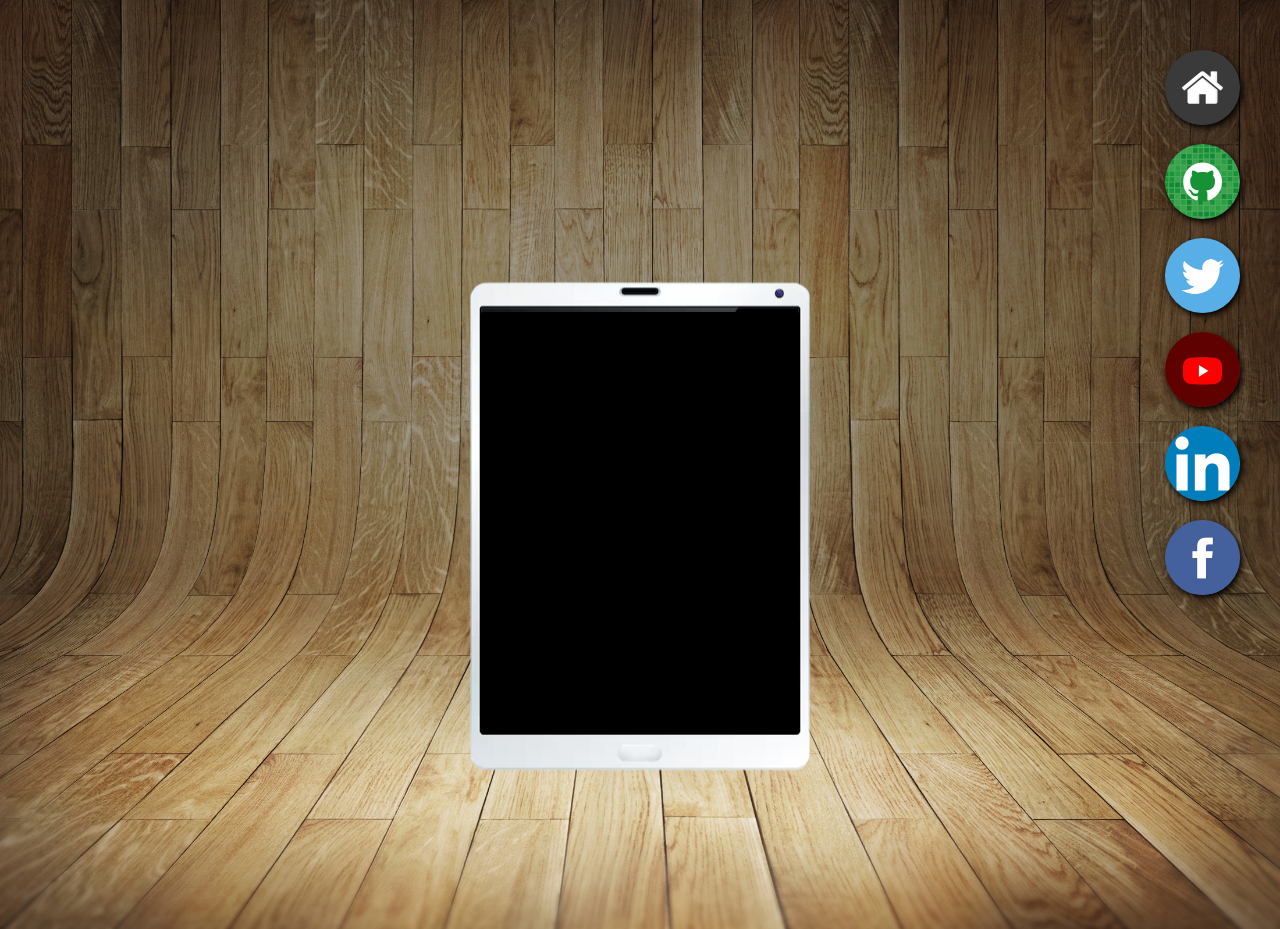
<file: index.html>
<!DOCTYPE html>
<html lang="pt-br">
<head>
    <meta charset="UTF-8">
    <meta name="viewport" content="width=device-width, initial-scale=1.0">
    <title>Menu</title>
    <link rel="shortcut icon" href="favicon.ico" type="image/x-icon">
    <link rel="stylesheet" href="Estilo.css">
</head>
<body>
    <nav>
        <a href="Paginas/Home.html" target="frame"><img src="imagens/logo-home.jpg" alt="Menu Principal"></a> <br>
        
        <a href="Paginas/Github.html" target="frame"><img src="imagens/logo-github.jpg" alt="Github"></a> <br>
        
        <a href="Paginas/Twitter.html" target="frame"><img src="imagens/logo-twitter.jpg" alt="Twitter"></a> <br>
        
        <a href="Paginas/Youtube.html" target="frame"><img src="imagens/logo-youtube.jpg" alt="Youtube"></a> <br>
        
        <a href="Paginas/Linkedin.html" target="frame"><img src="imagens/LogoLinkedin.png" alt="Linkedin"></a> <br>
        
        <a href="Paginas/Facebook.html" target="frame"><img src="imagens/logo-facebook.jpg" alt="Facebook"></a> <br>
    </nav>
    <main>
        <section>
            <img src="imagens/Tablet.png" alt="Imagem de iphone">
            <iframe src="" frameborder="0" name="frame"></iframe>
        </section>
        
    </main>
    
</body>
</html>
</file>
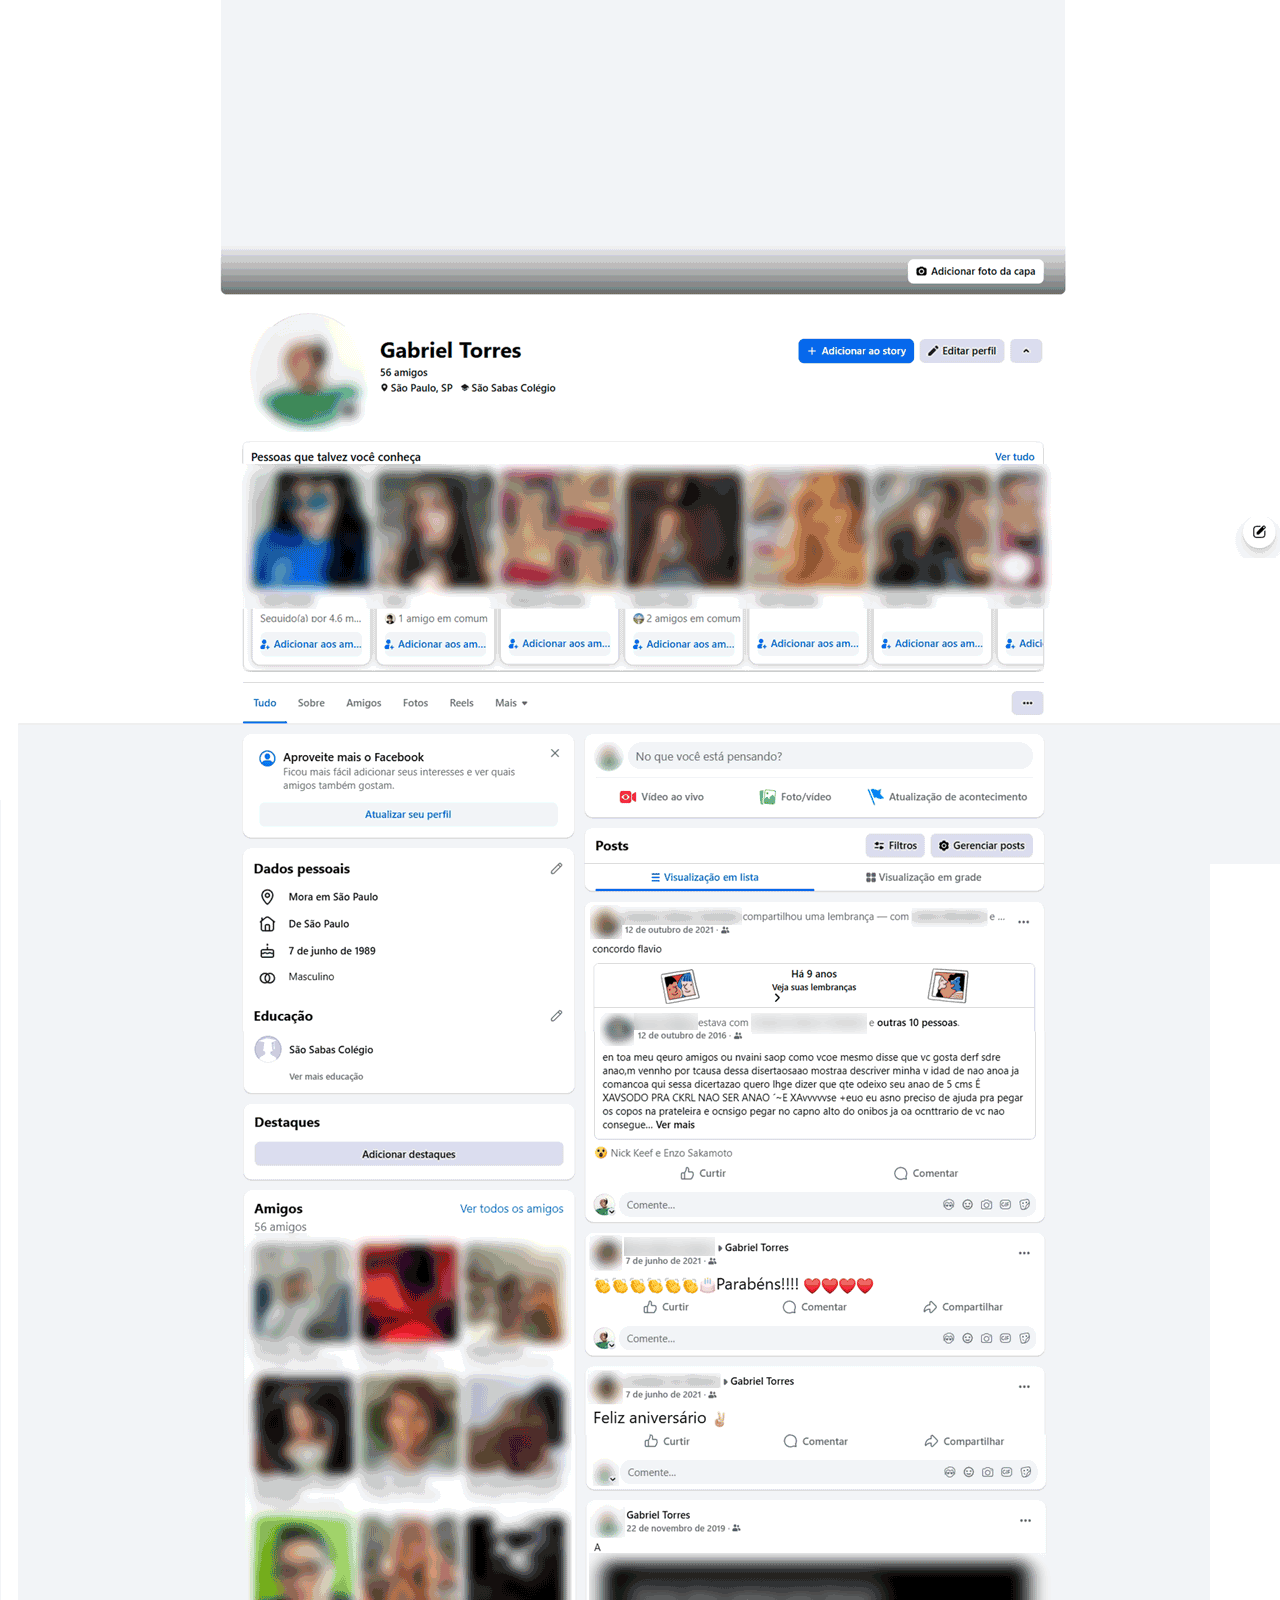
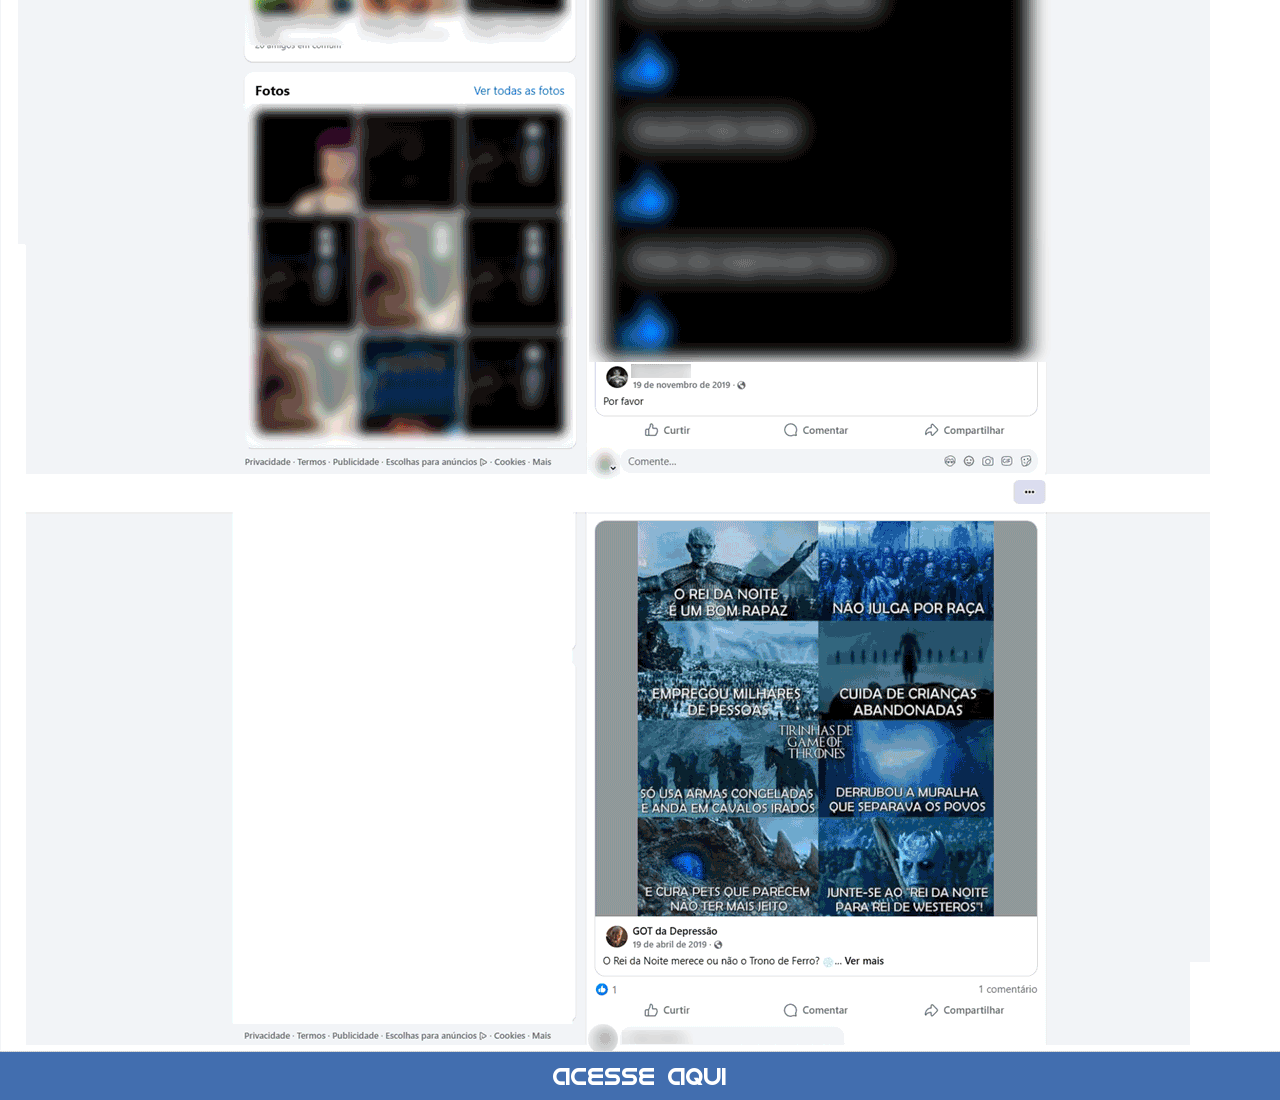
<file: Paginas/Facebook.html>
<!DOCTYPE html>
<html lang="pt-br">
<head>
    <meta charset="UTF-8">
    <meta name="viewport" content="width=device-width, initial-scale=1.0">
    <title>Facebook</title>
    <link rel="stylesheet" href="socialFont.css">
</head>
<body>
    <img src="../imagens/TelaFacebook.png" alt="Facebook">
    <a href="https://www.facebook.com/gabriel.torres.530117/" target="_blank" rel="external">
        <h2>Acesse aqui</h2>
    </a>
    
</body>
</html>
</file>
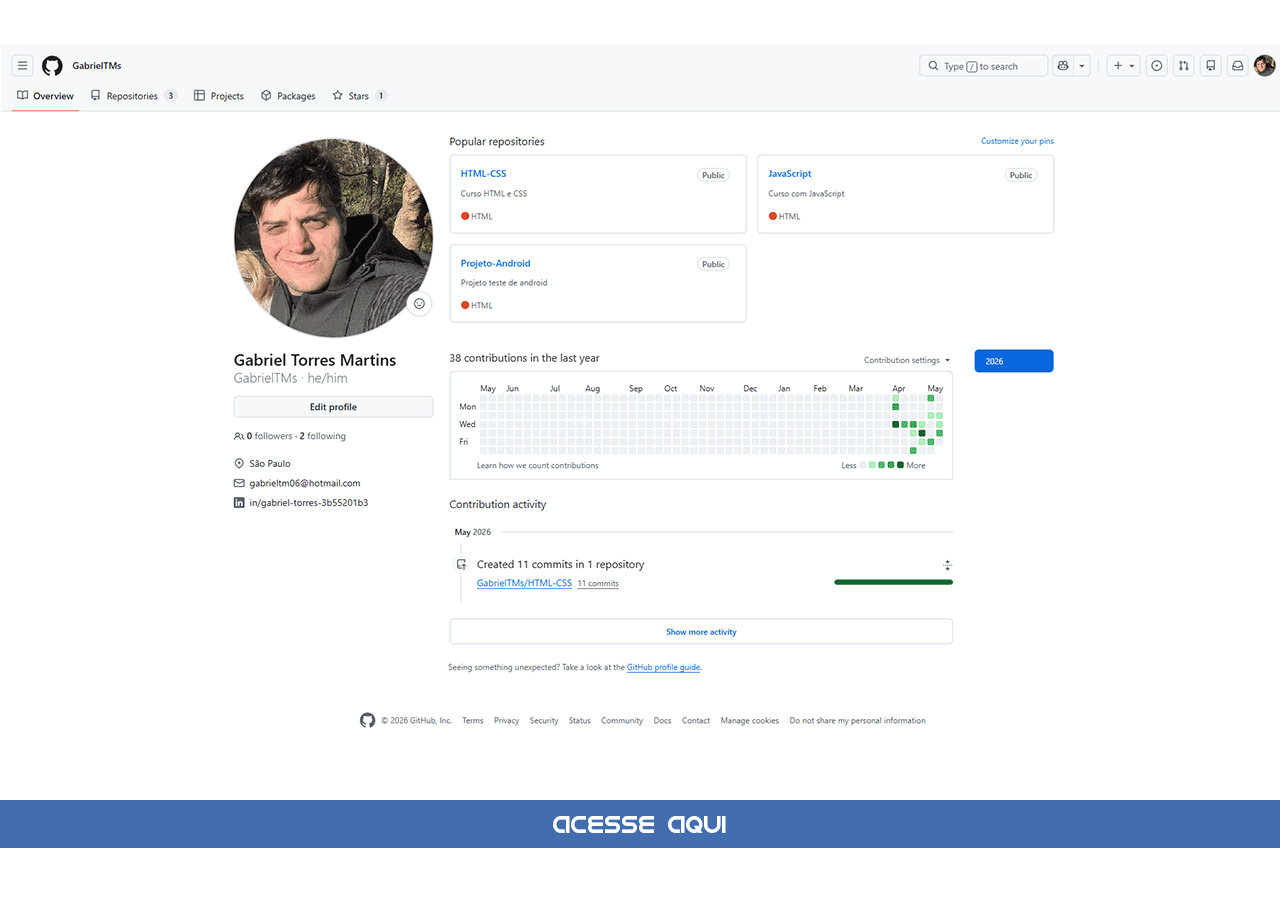
<file: Paginas/Github.html>
<!DOCTYPE html>
<html lang="pt-br">
<head>
    <meta charset="UTF-8">
    <meta name="viewport" content="width=device-width, initial-scale=1.0">
    <title>Github</title>
    <link rel="stylesheet" href="socialFont.css">
</head>
<body>
    <img src="../imagens/TelaGithub.png" alt="Imagem Github">
    <nav>
        <a href="https://github.com/GabrielTMs" target="_blank" rel="external">
            <h2>Acesse aqui</h2>
        </a>
    </nav>
    
</body>
</html>
</file>
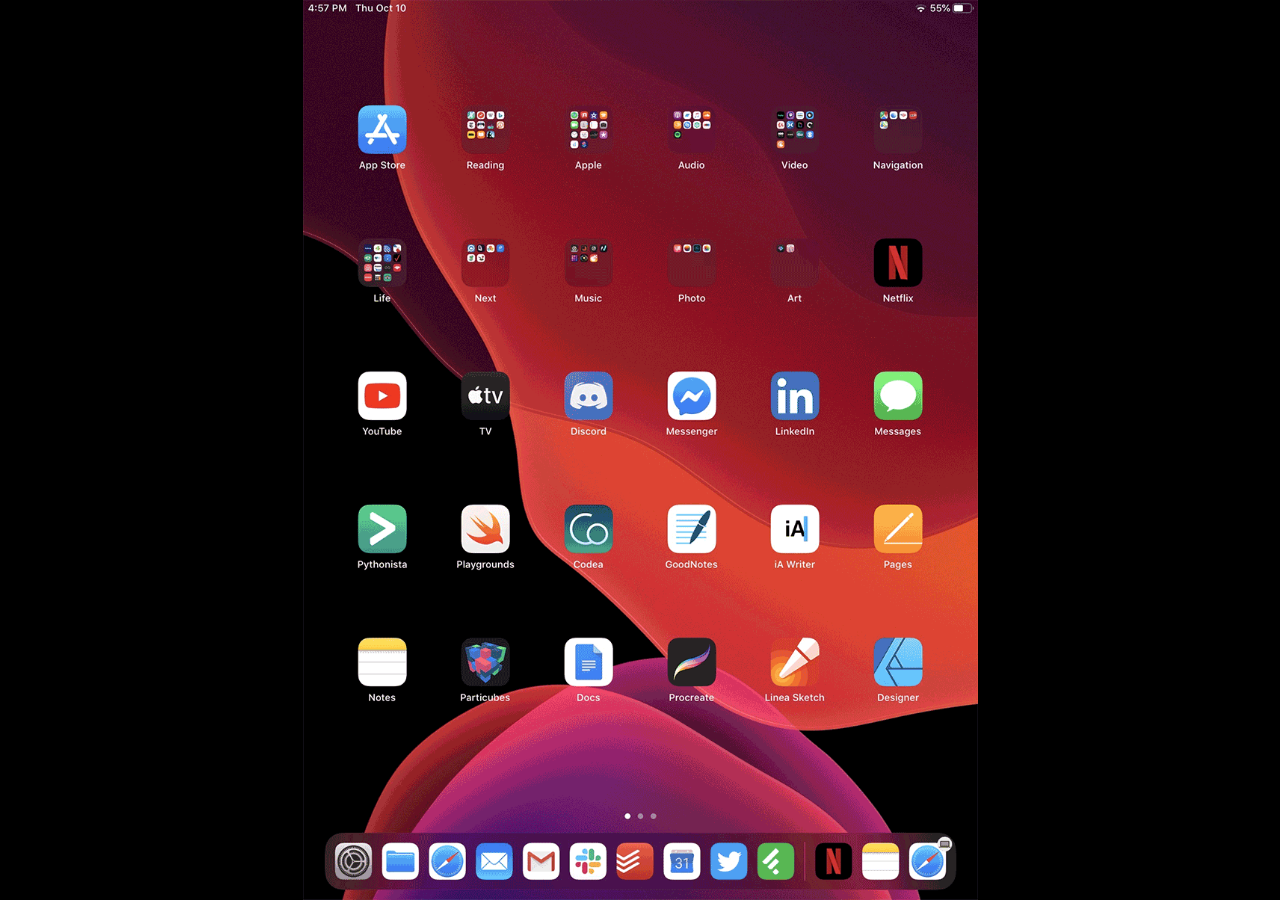
<file: Paginas/Home.html>
<!DOCTYPE html>
<html lang="pt-br">
<head>
    <meta charset="UTF-8">
    <meta name="viewport" content="width=device-width, initial-scale=1.0">
    <title>Home</title>
    <style>
        @charset "UTF-8";
        @font-face {
            font-family:'Phone';
            src: url(../Fonte/IDroid.otf);
        }
        * {
            margin: 0px;
            padding: 0px;
        }
        body{
            width: 100%;
            height: 100vh;
            background: black url('../imagens/Tela-Ipad-HOME.png') center center / contain no-repeat fixed;
           }
    
    </style>
</head>
<body>
    
</body>
</html>
</file>
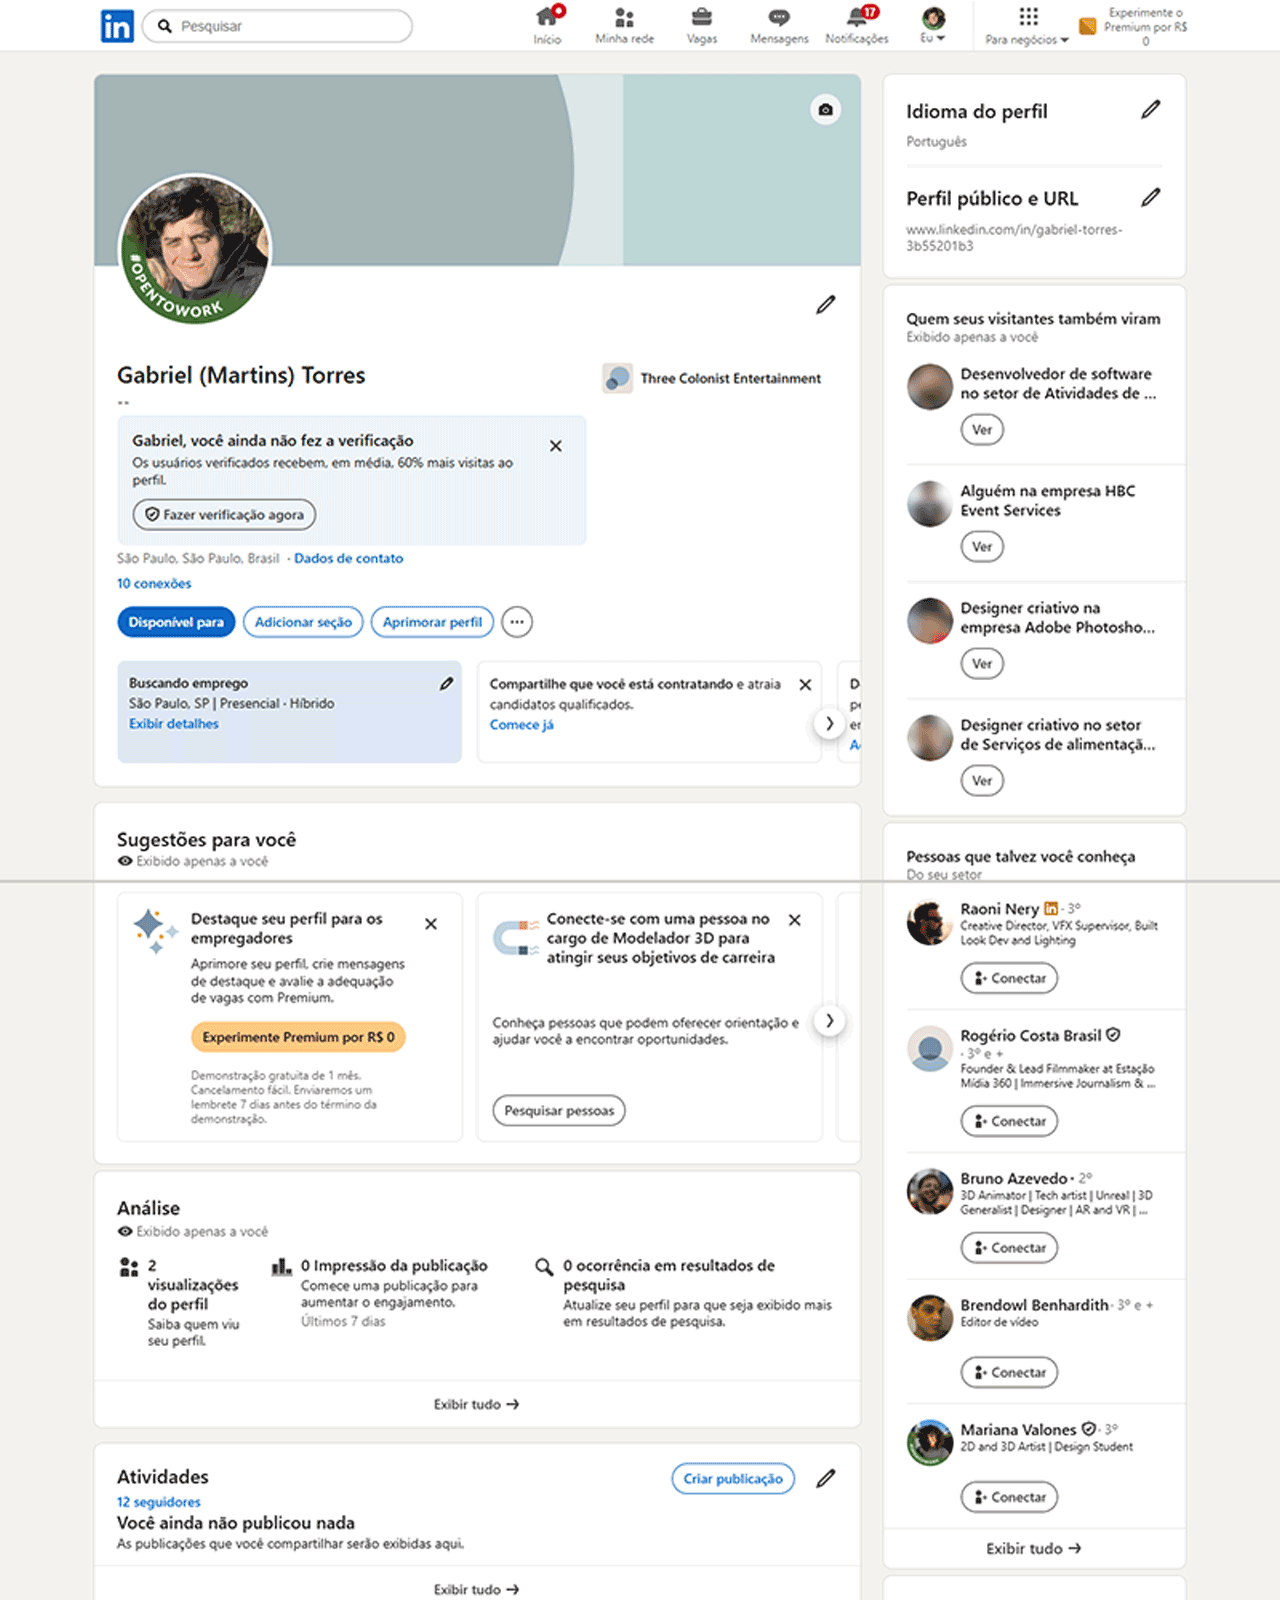
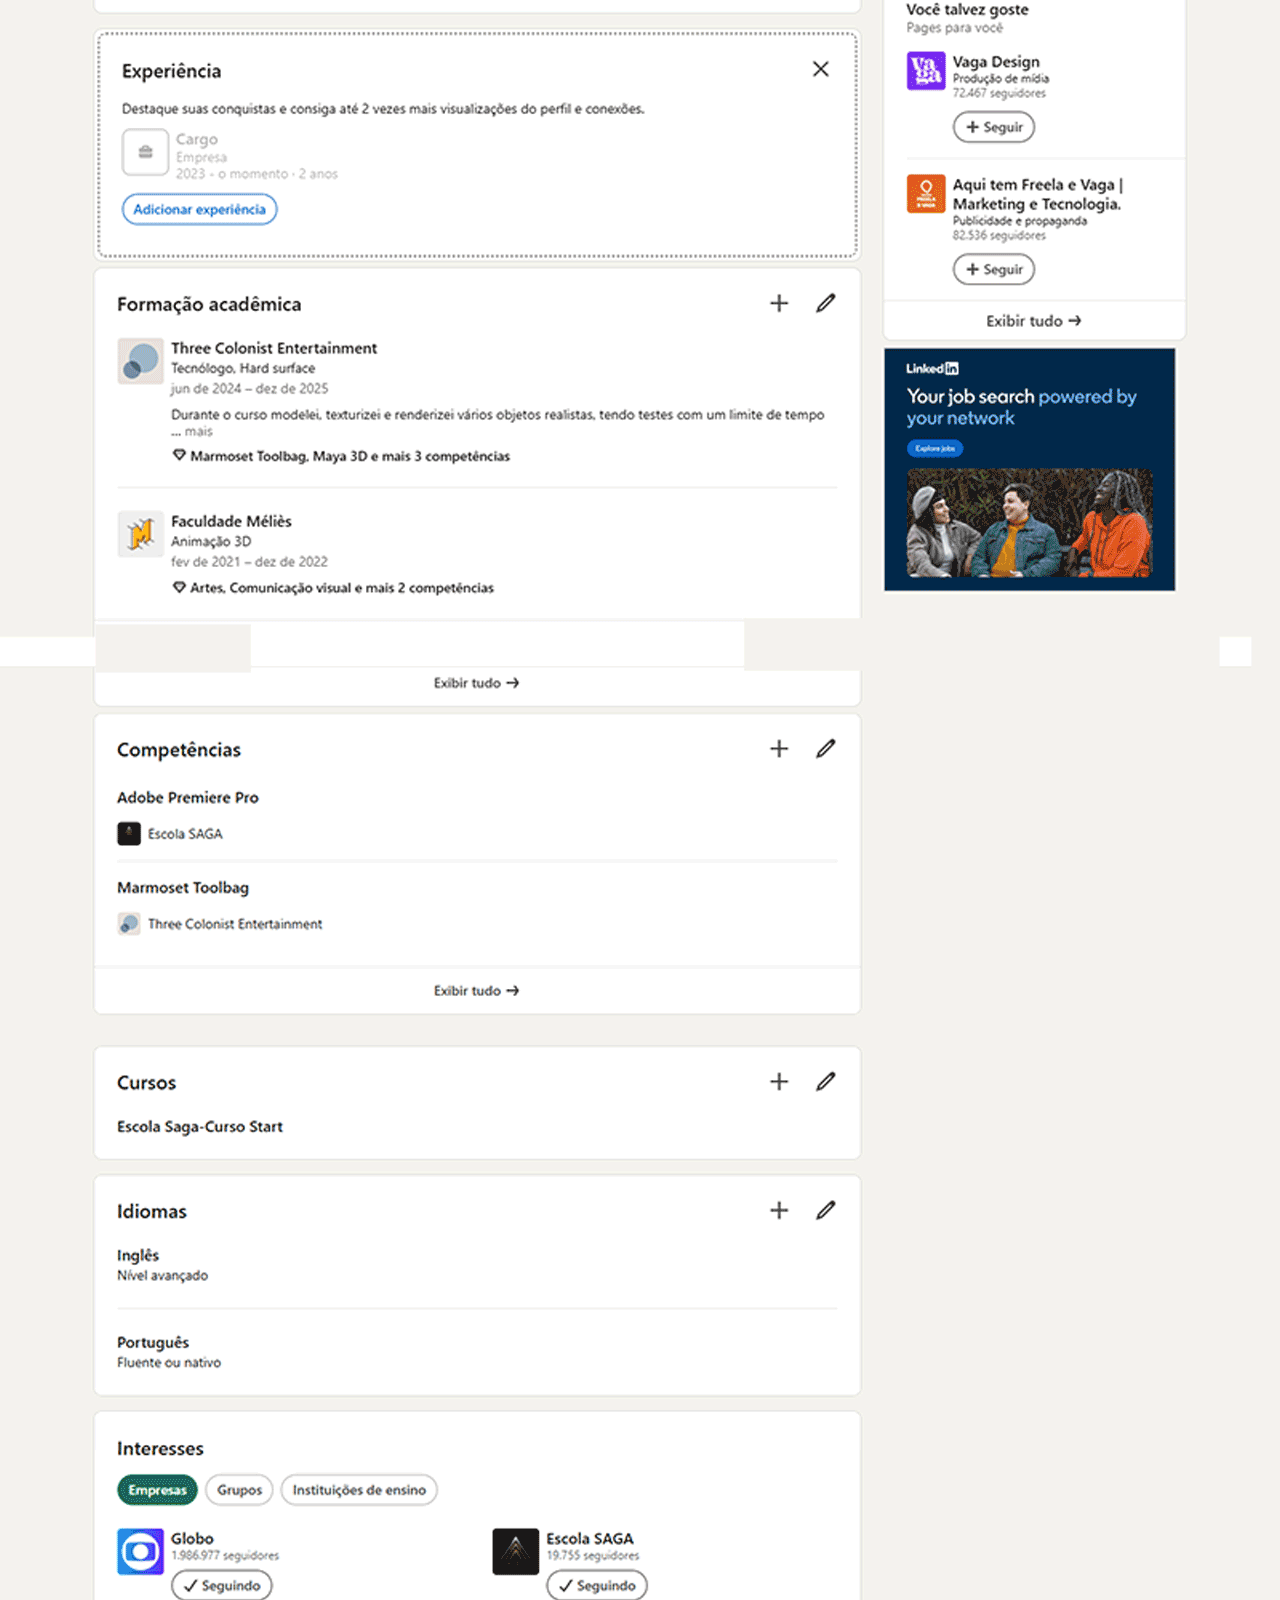
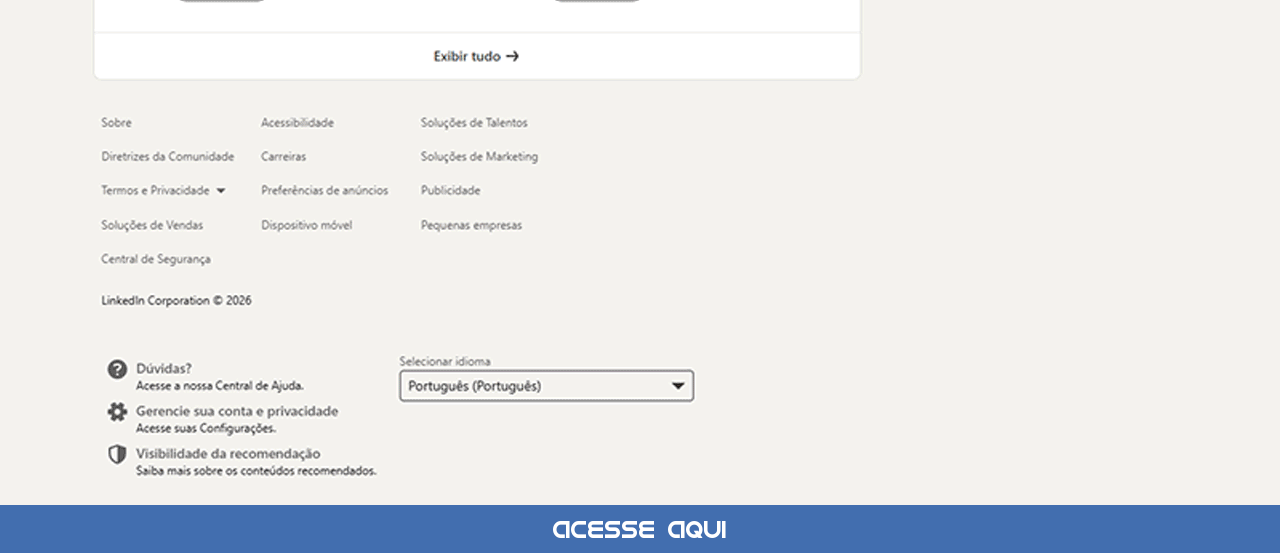
<file: Paginas/Linkedin.html>
<!DOCTYPE html>
<html lang="pt-br">
<head>
    <meta charset="UTF-8">
    <meta name="viewport" content="width=device-width, initial-scale=1.0">
    <title>Instagram</title>
    <link rel="stylesheet" href="socialFont.css">
</head>
<body>
    <main>
        <section>
            <img src="../imagens/TelaLinkedin.png" alt="">
        </section>
        <a href="https://www.linkedin.com/in/gabriel-torres-3b55201b3/" target="_blank" rel="external">
            <h2>Acesse aqui</h2>
        </a>
    </main>
</body>
</html>
</file>
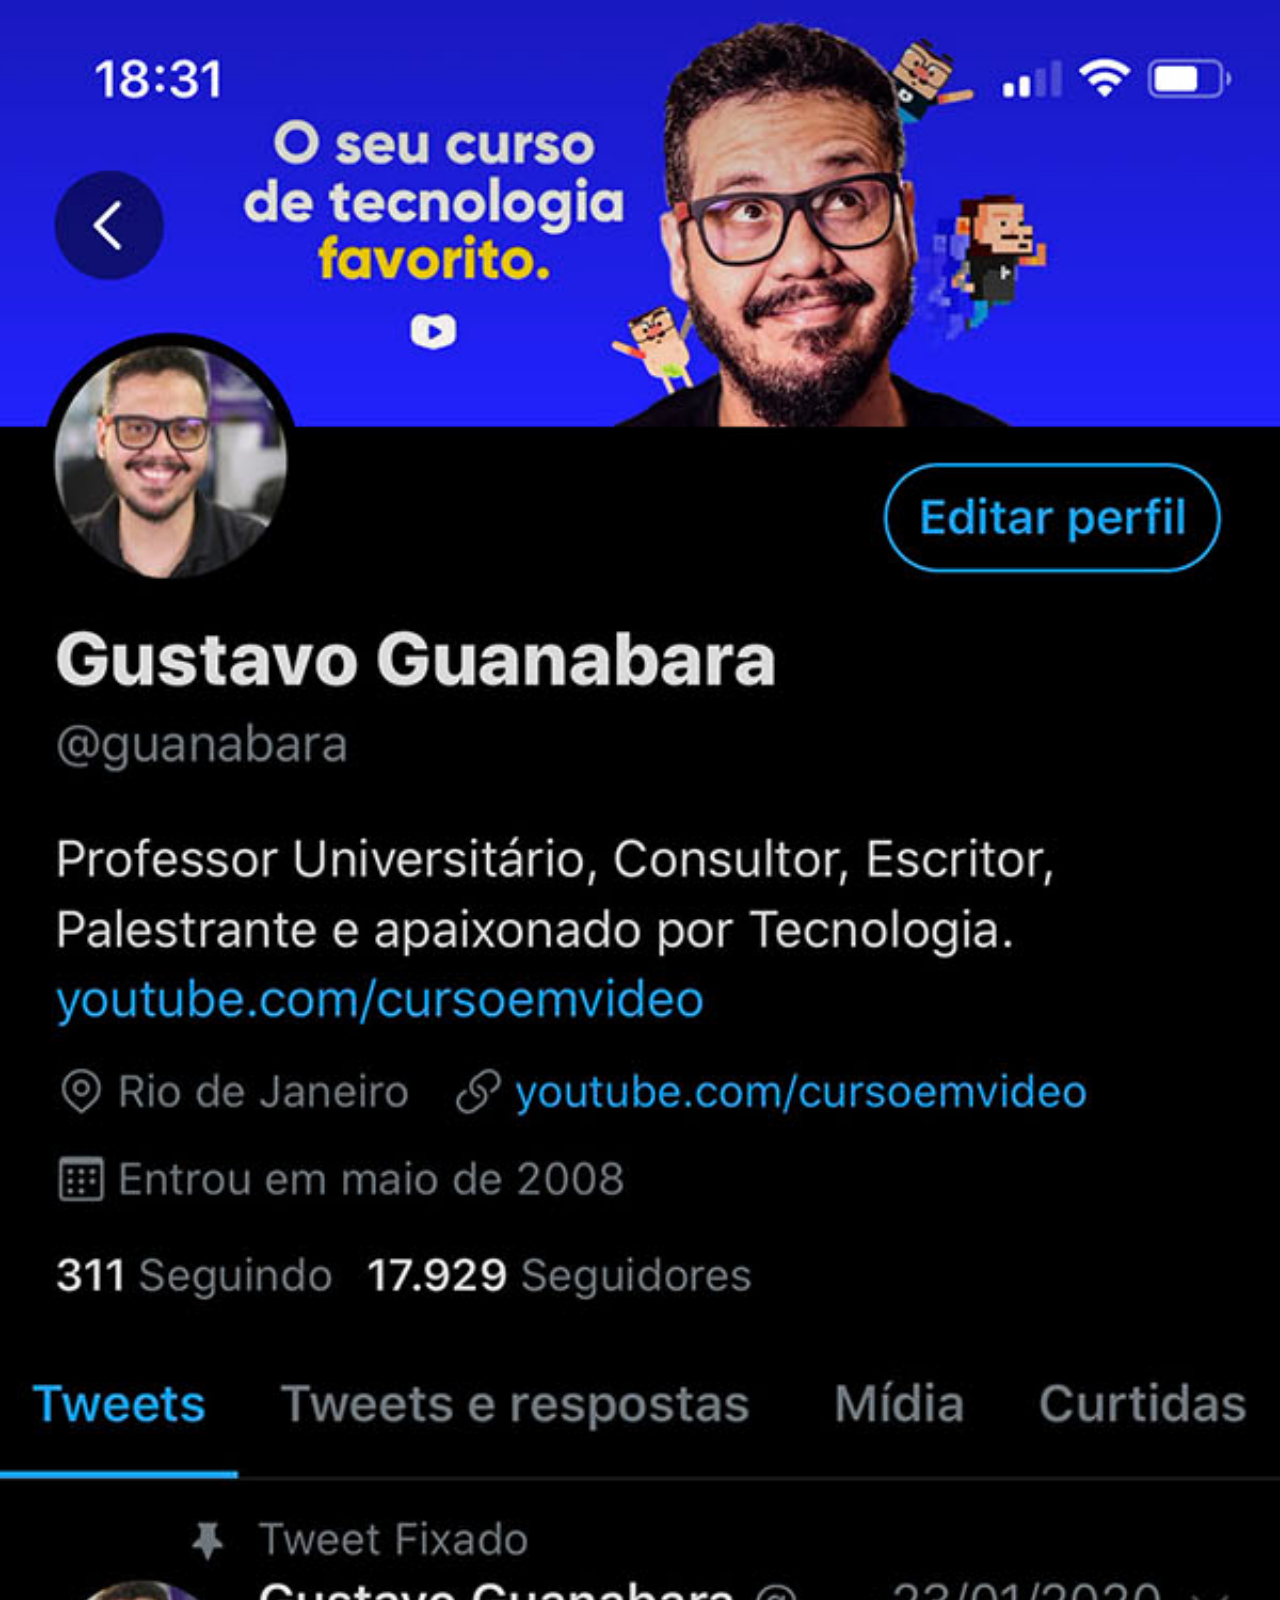
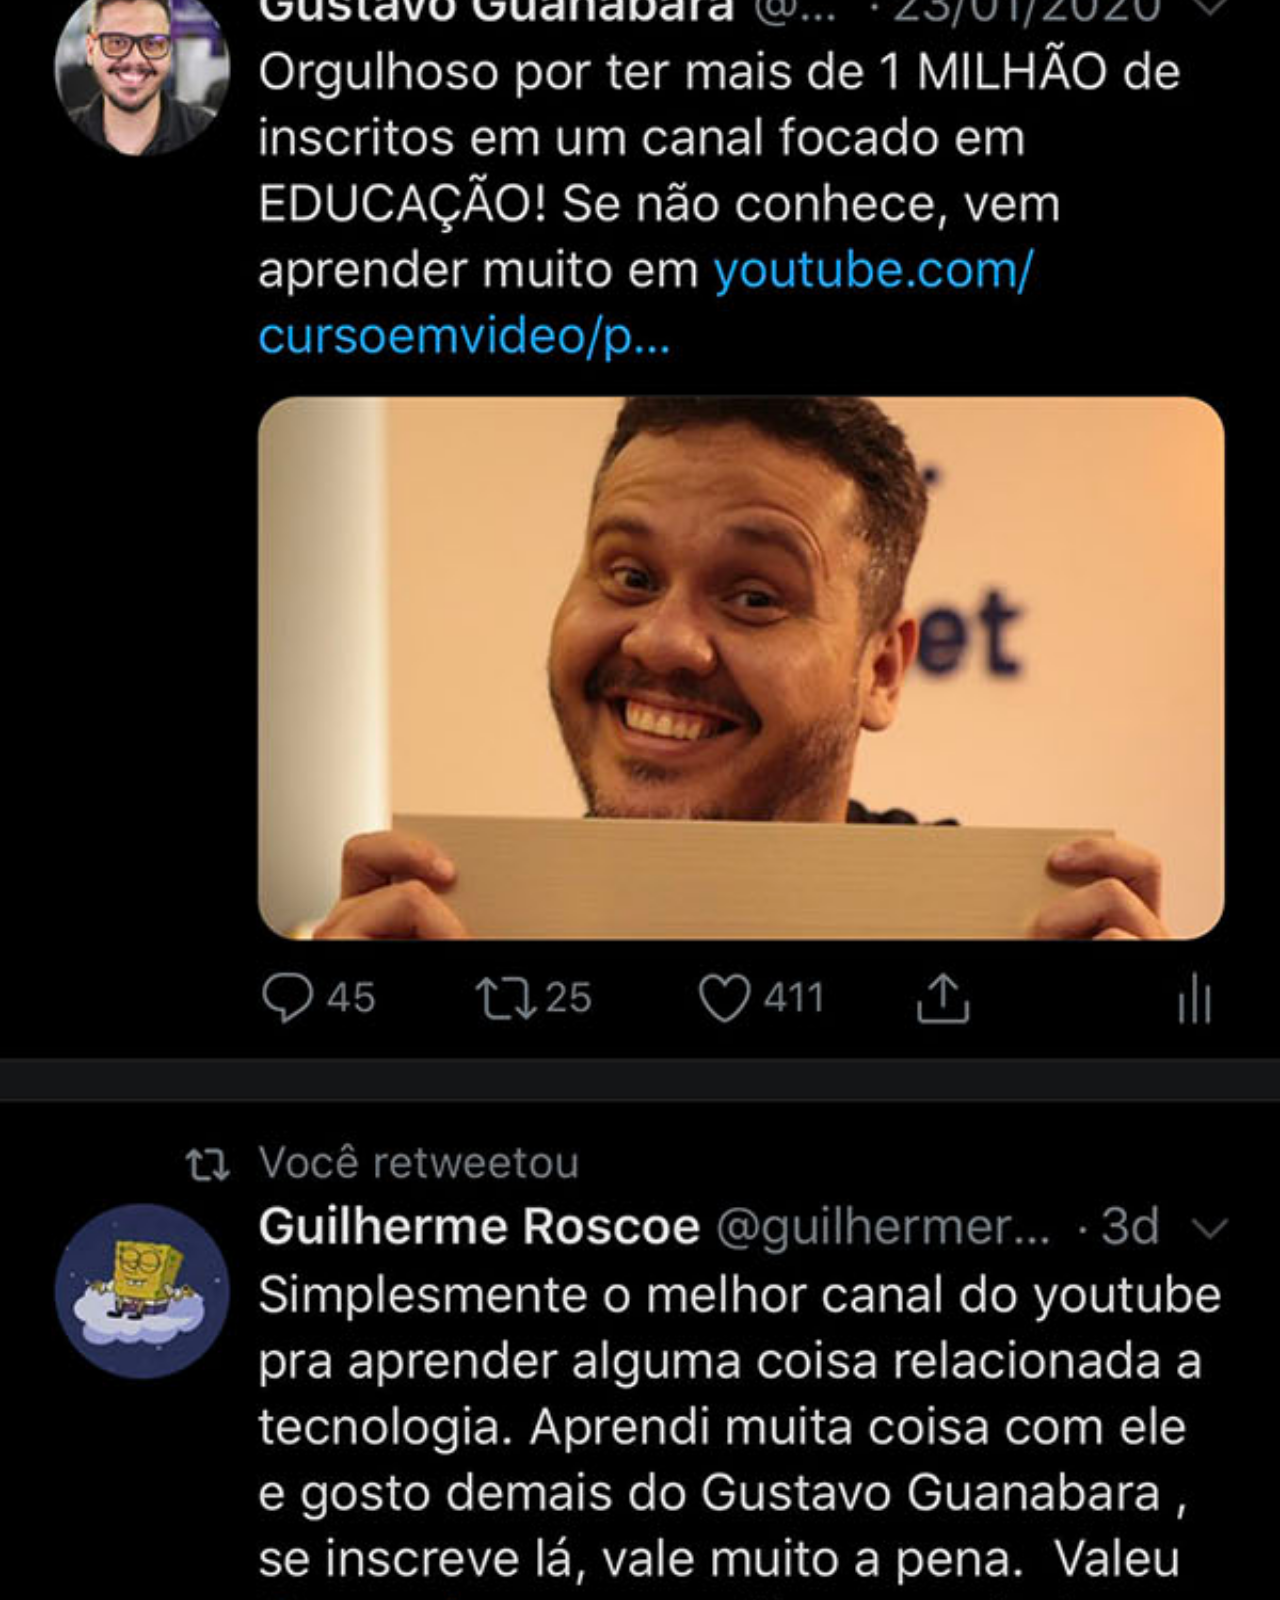
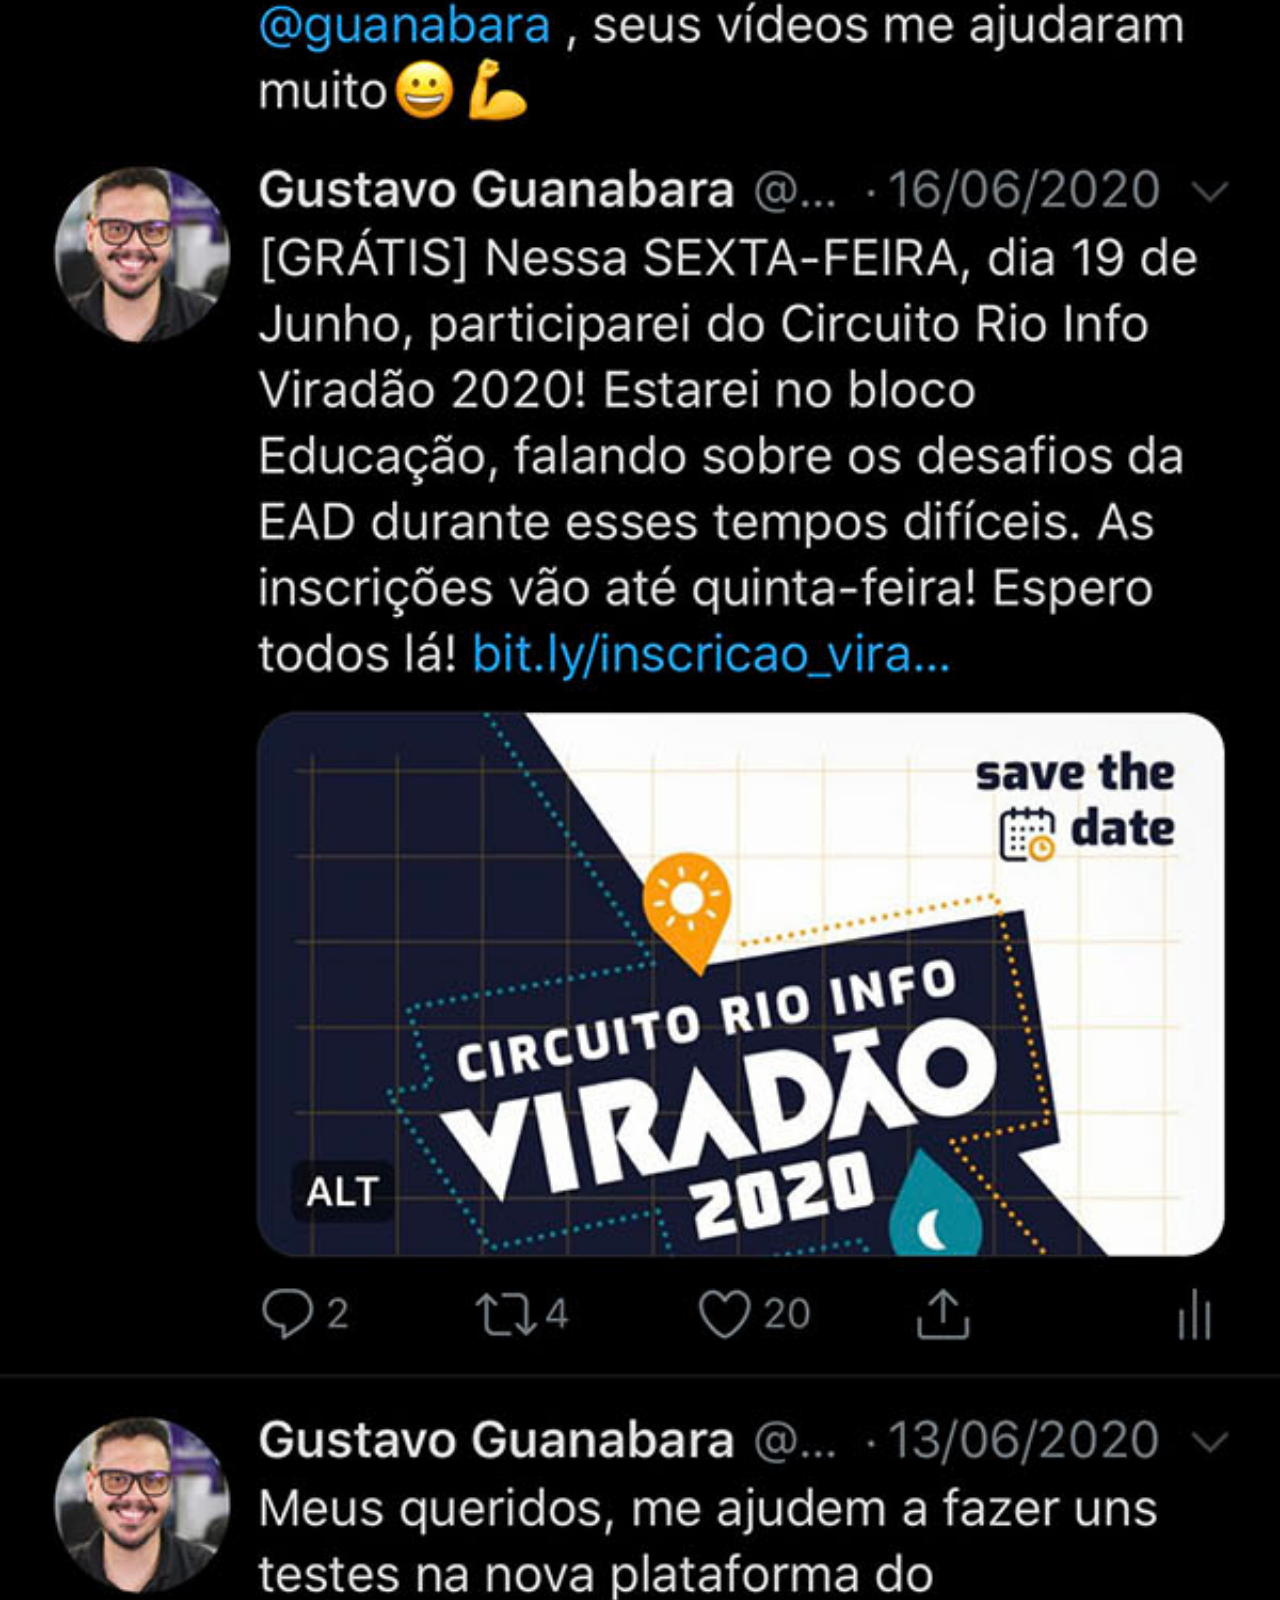
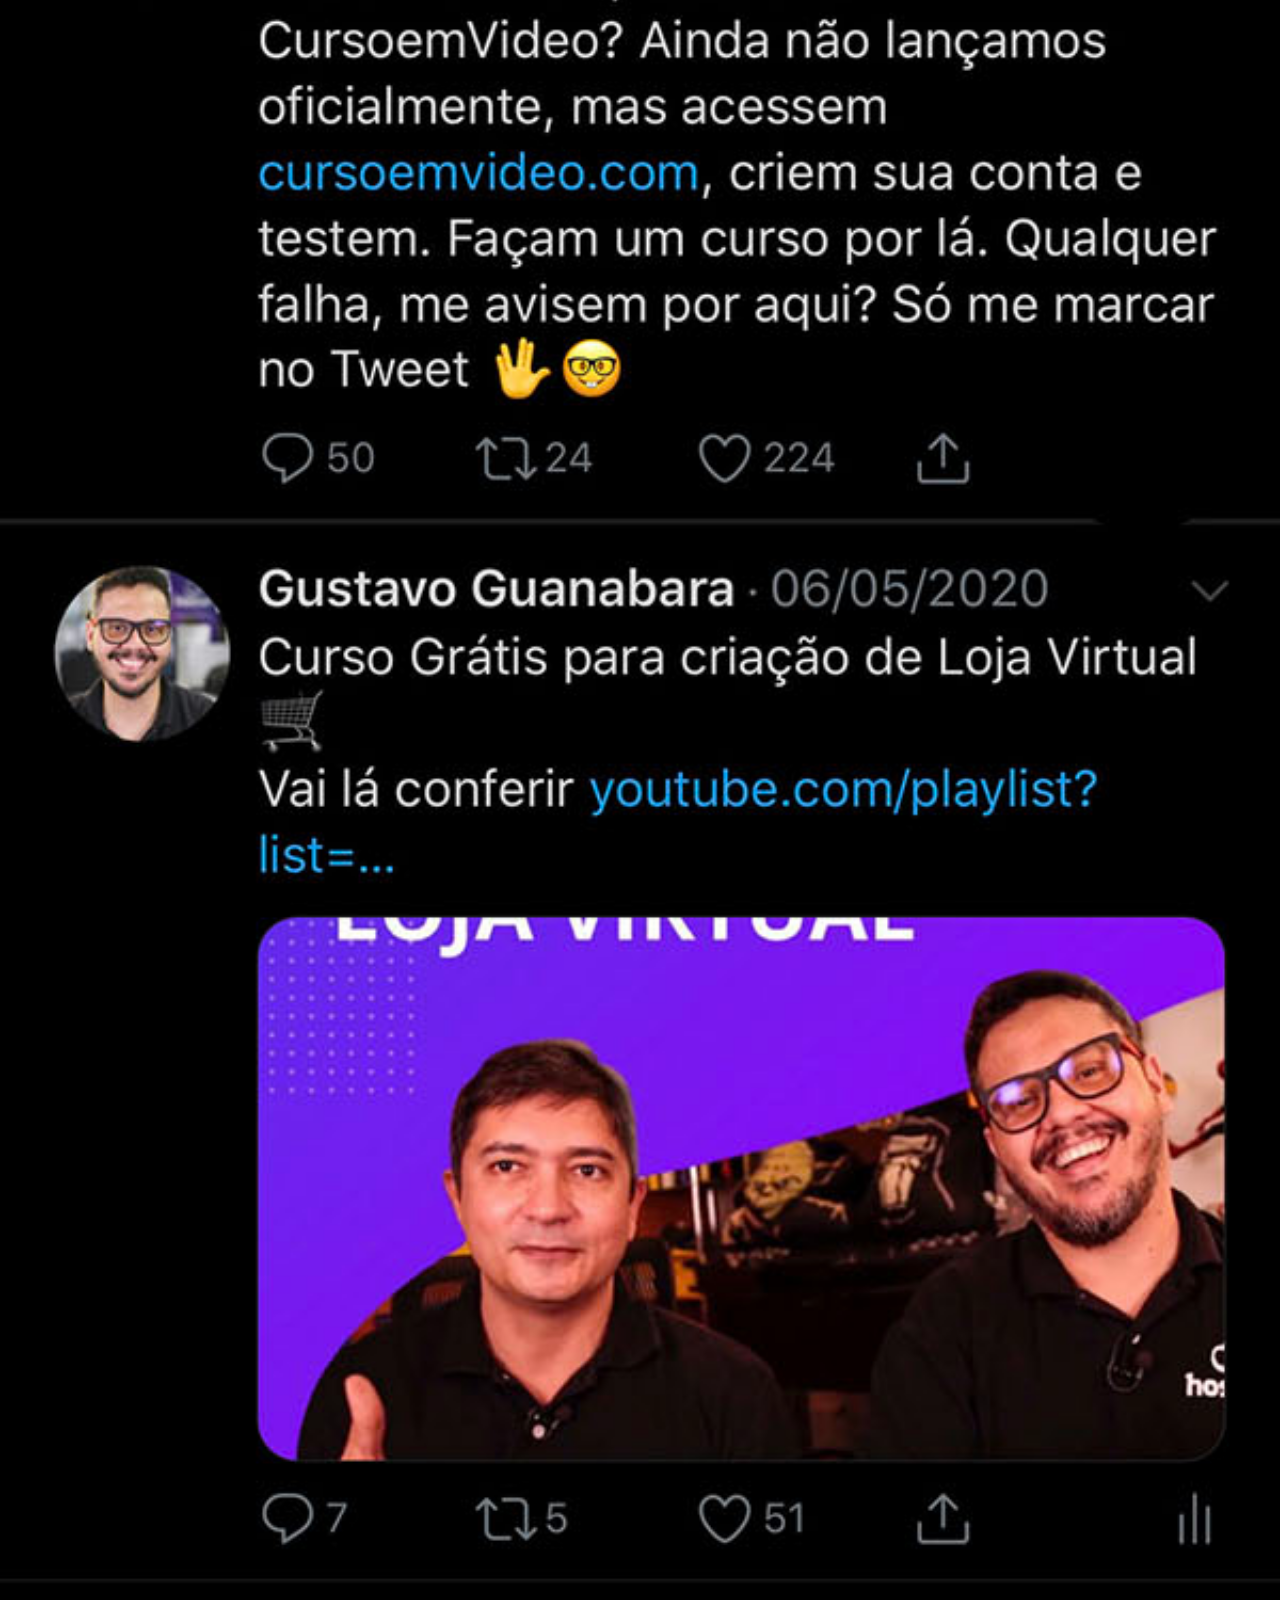
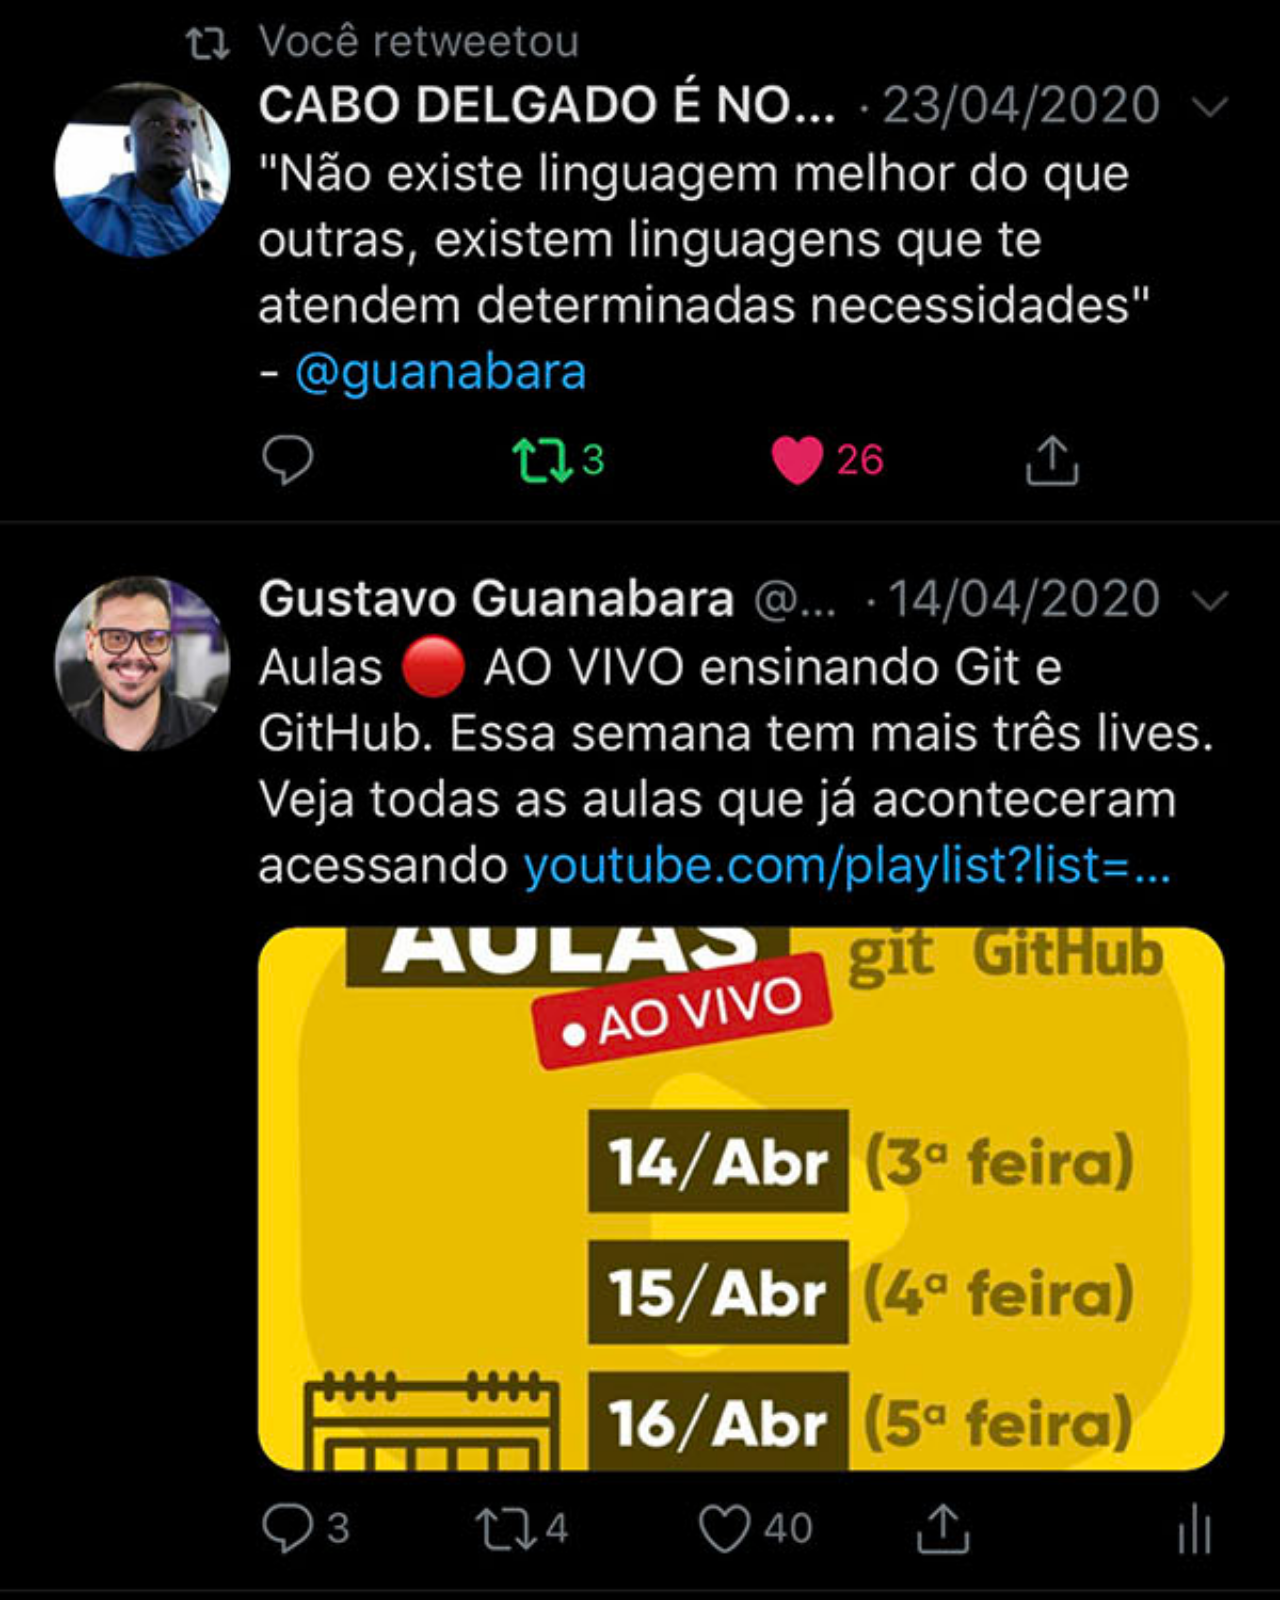
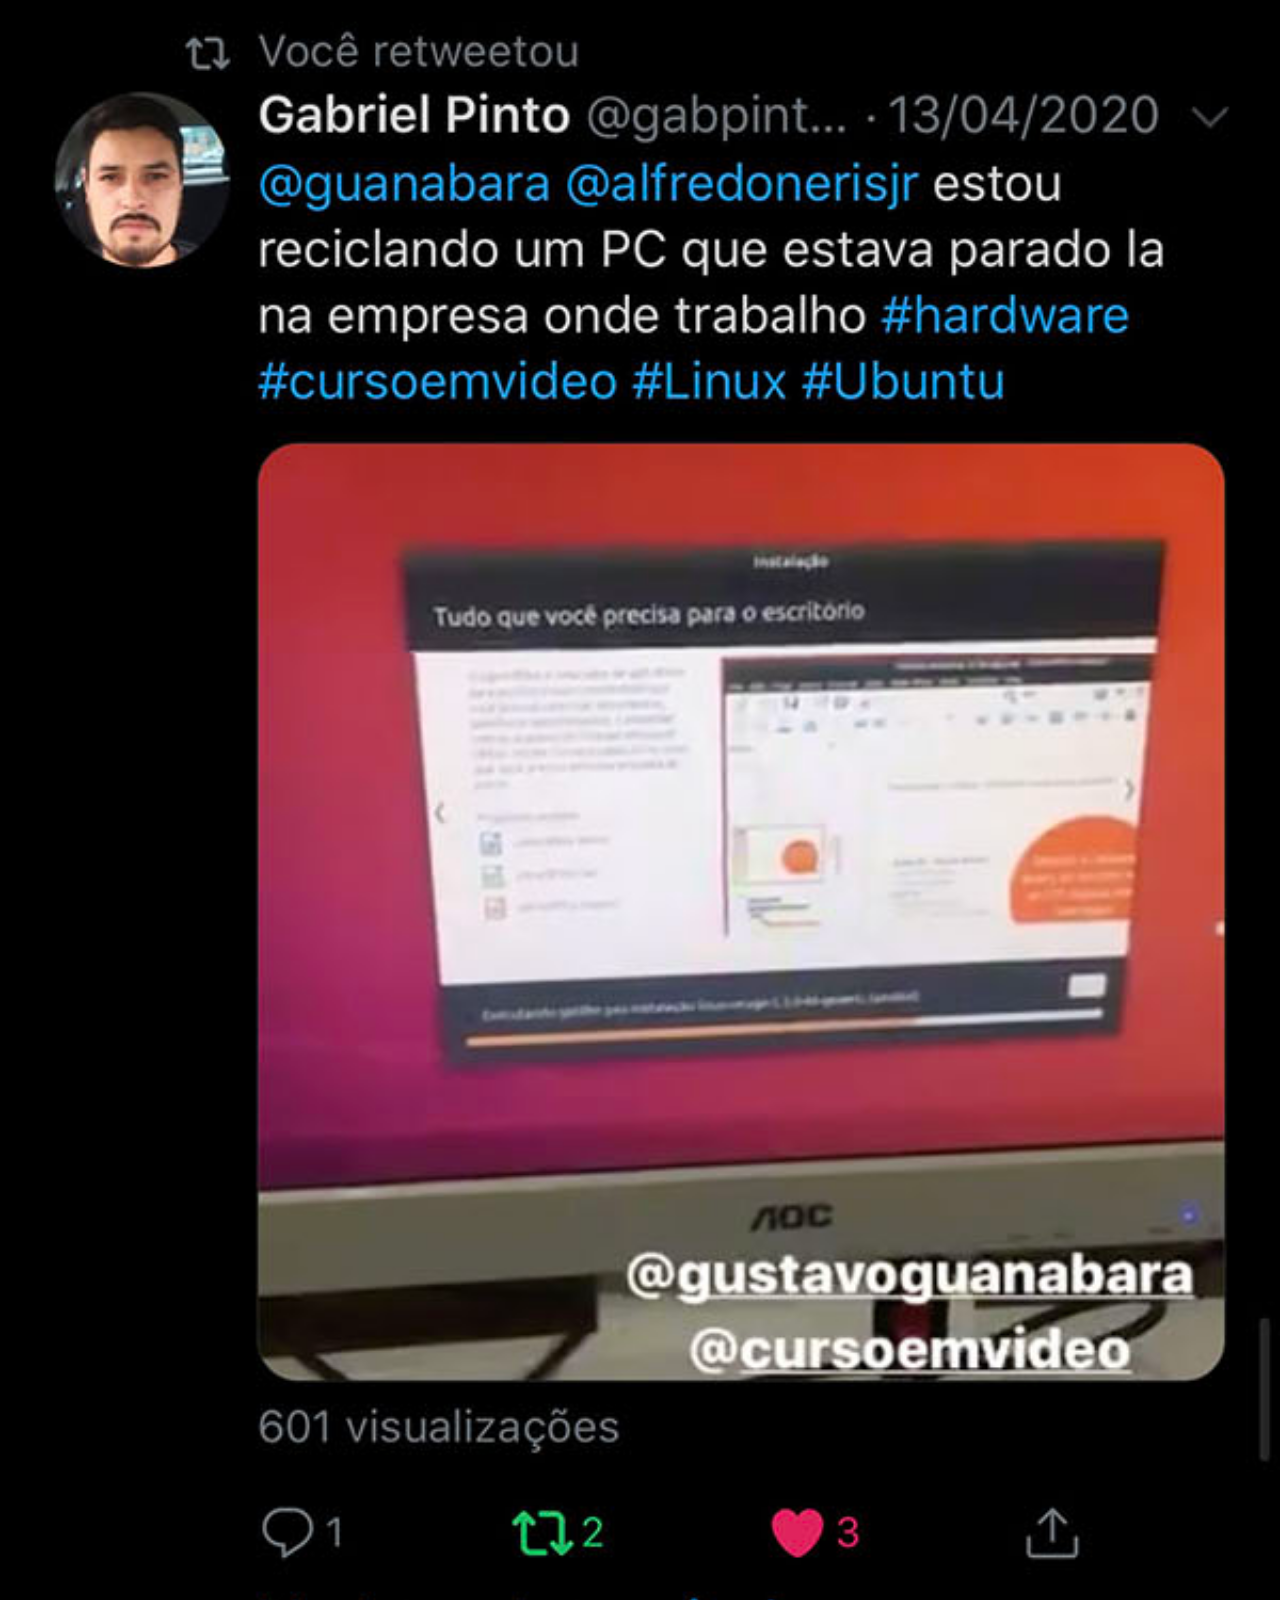
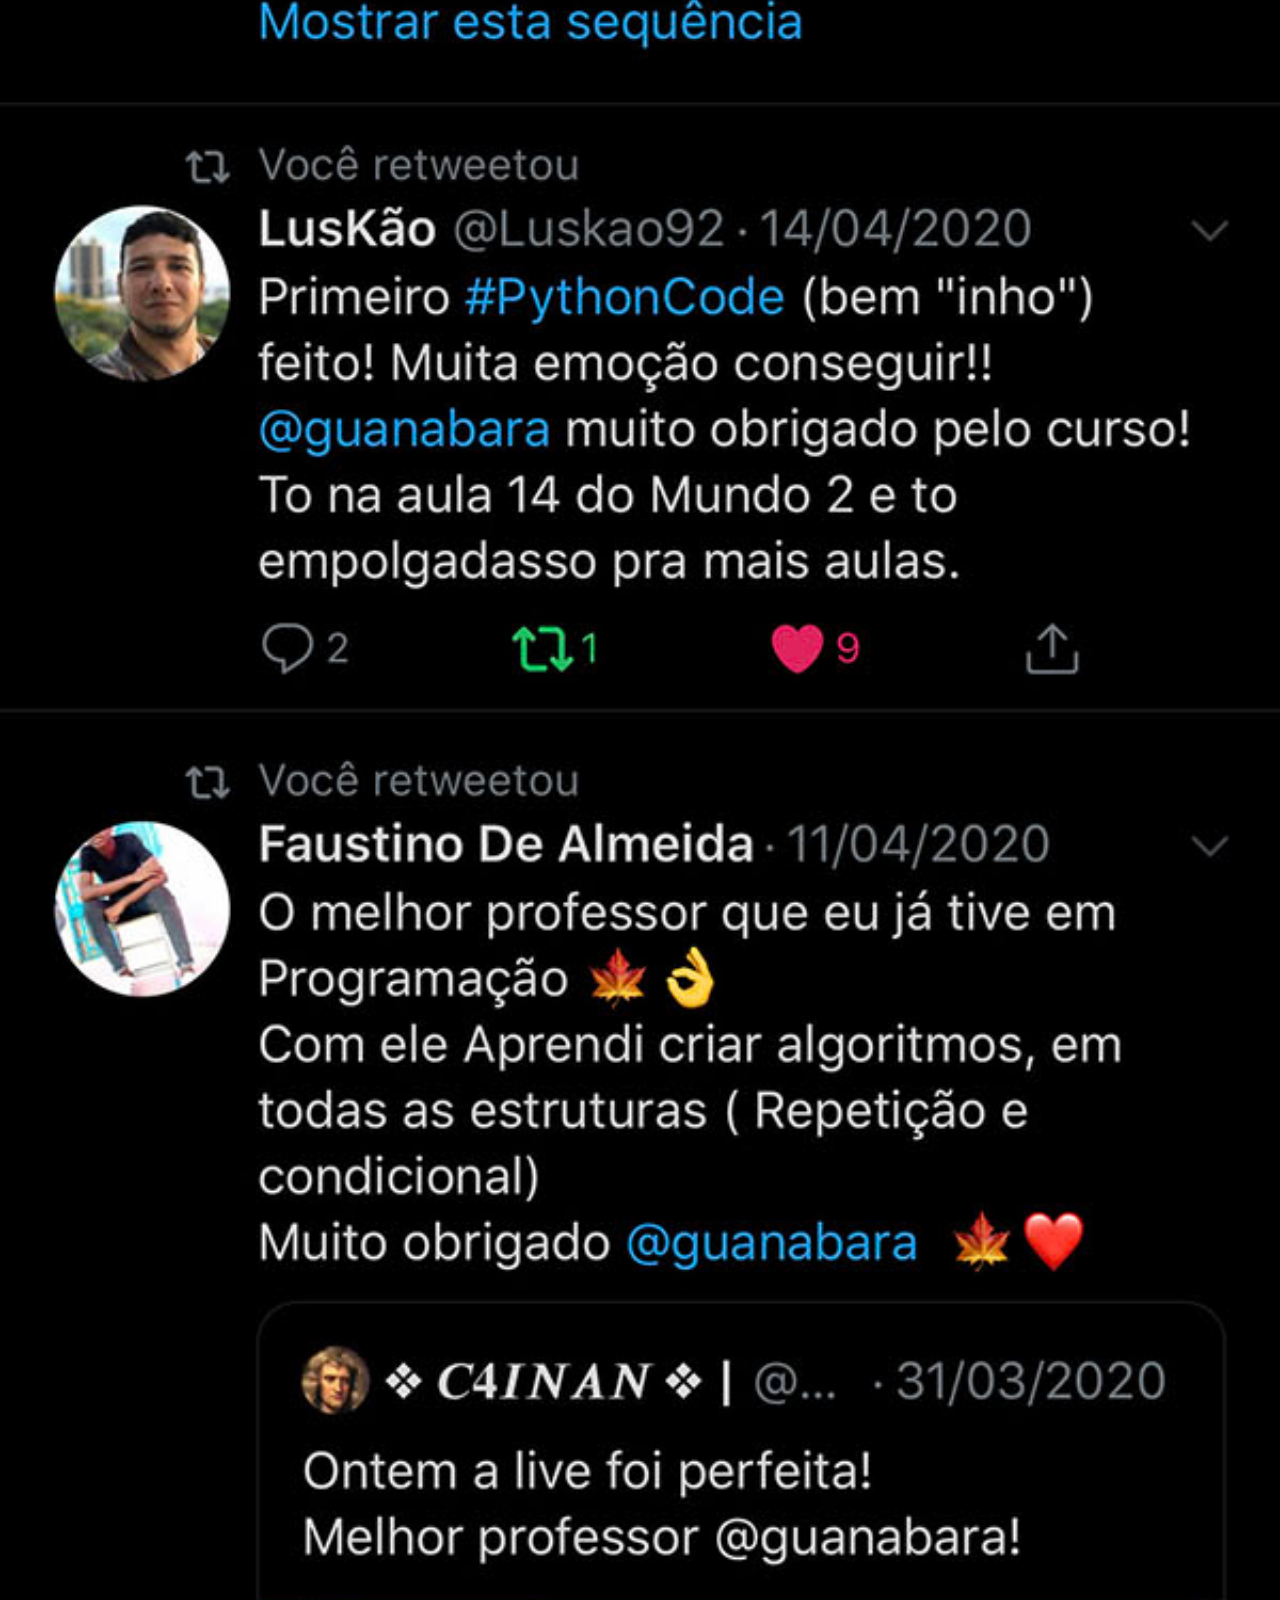
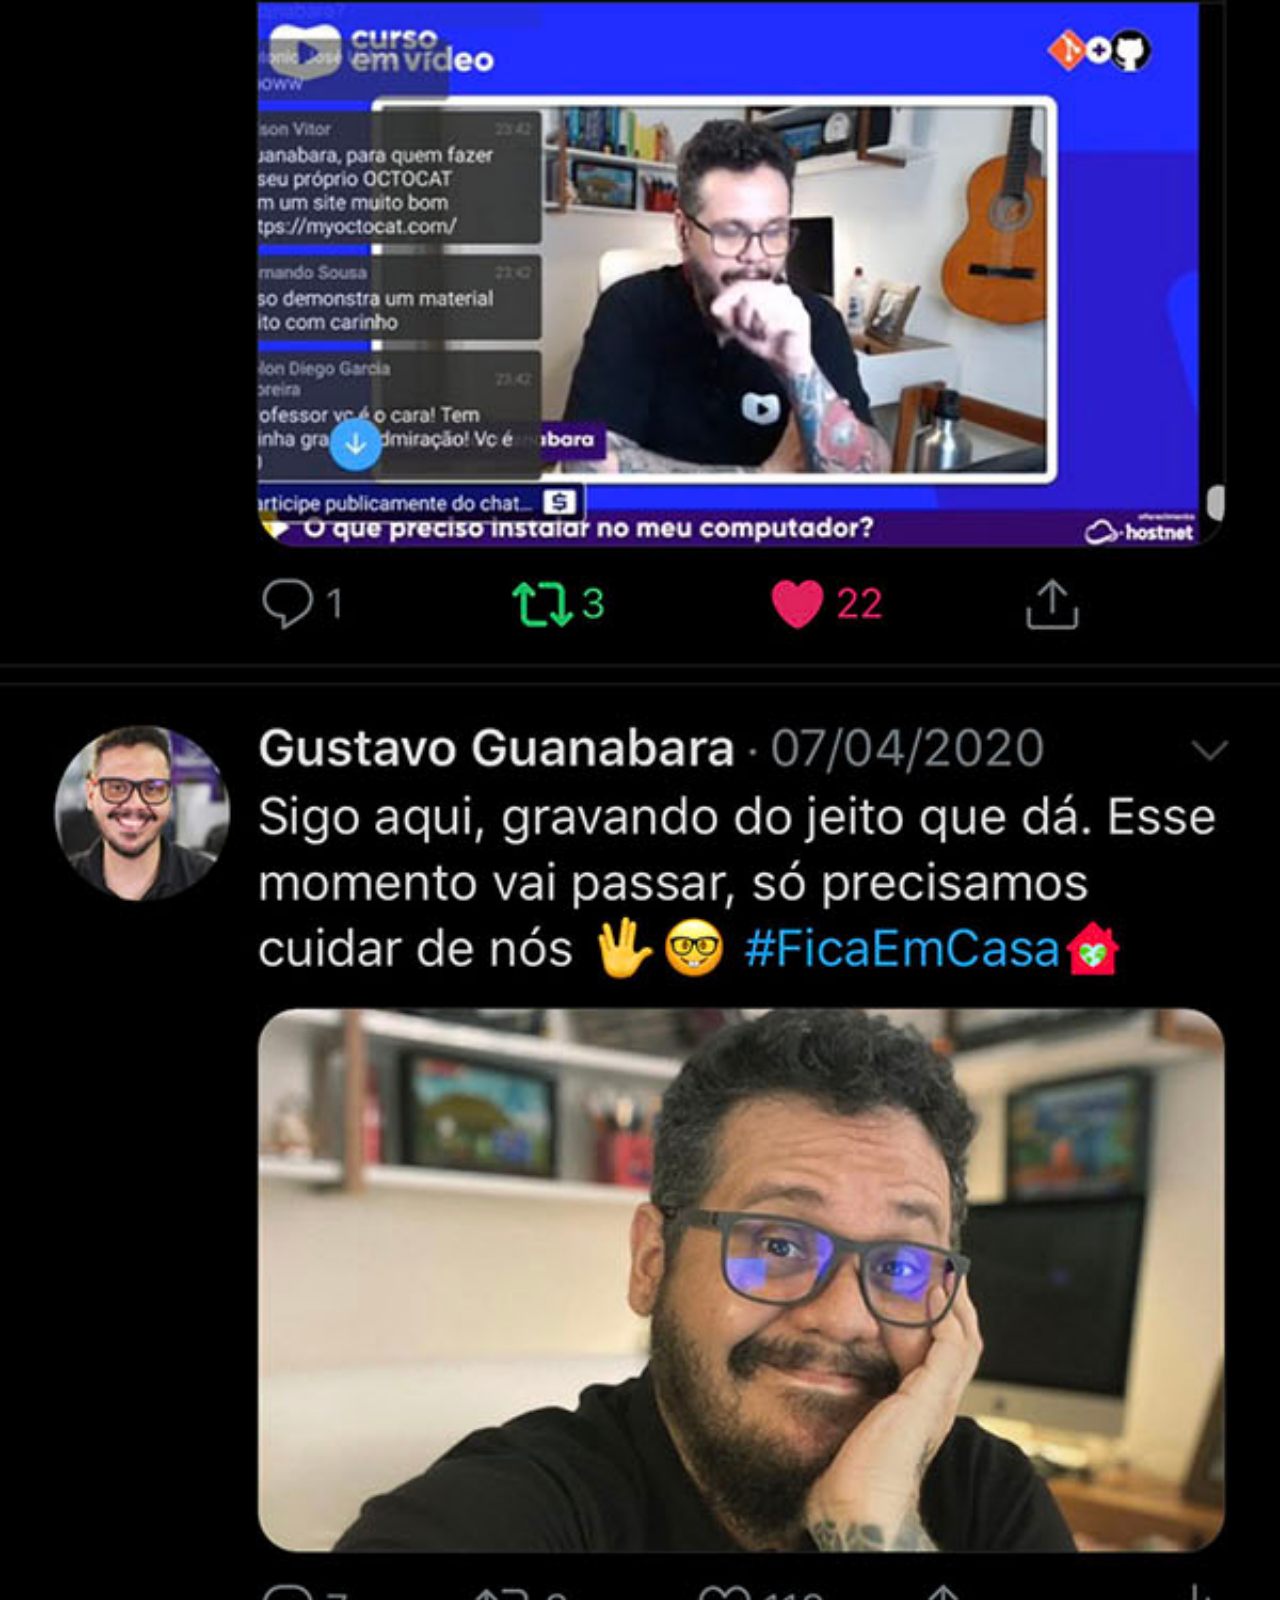
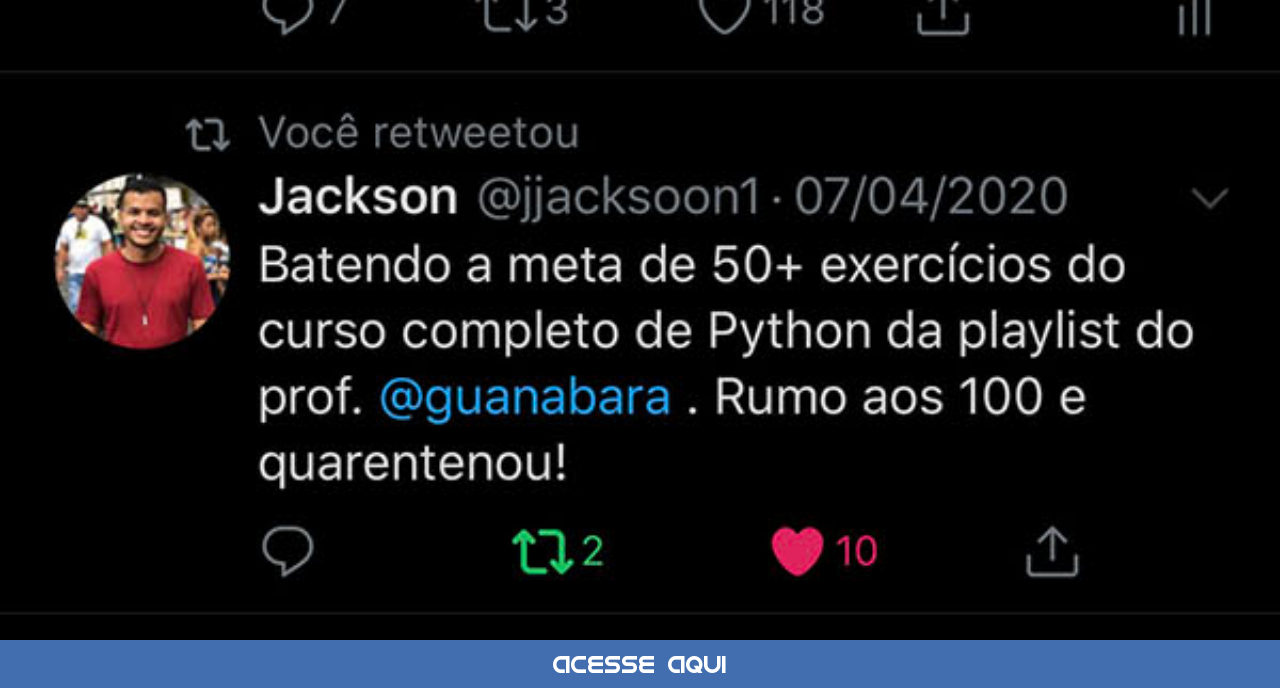
<file: Paginas/Twitter.html>
<!DOCTYPE html>
<html lang="pt-br">
<head>
    <meta charset="UTF-8">
    <meta name="viewport" content="width=device-width, initial-scale=1.0">
    <title>Twitter</title>
    <link rel="stylesheet" href="socialFont.css">
</head>
<body>
    <img src="../imagens/tela-twitter.jpg" alt="Twitter">
    <a href="" target="_blank" rel="external">
        <h2>Acesse aqui</h2>
    </a>
    
</body>
</html>
</file>
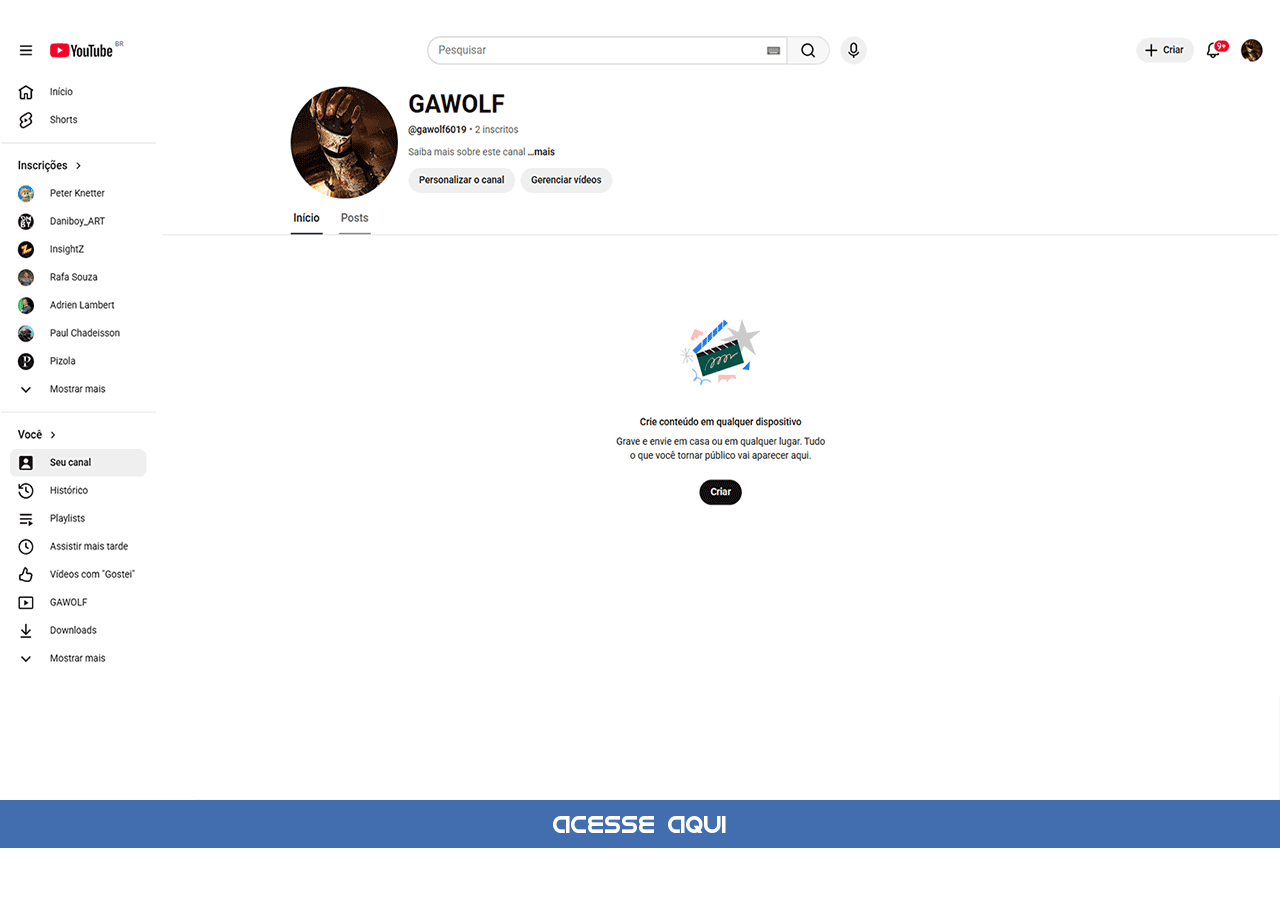
<file: Paginas/Youtube.html>
<!DOCTYPE html>
<html lang="pt-br">
<head>
    <meta charset="UTF-8">
    <meta name="viewport" content="width=device-width, initial-scale=1.0">
    <title>Youtube</title>
    <link rel="stylesheet" href="socialFont.css">
</head>
<body>
    <img src="../imagens/TelaminhaYOUTBE.png" alt="Youtube">
    <a href="https://www.youtube.com/@gawolf6019" target="_blank" rel="external">
        <h2>Acesse aqui</h2>
    </a>
    
</body>
</html>
</file>
<file: Estilo.css>
@charset "UTF-8";
* {
    margin: 0px;
    padding: 0px;
}
body {
    background-image: url(imagens/fundo-madeira.jpg);
    background-repeat: no-repeat;
    background-attachment: fixed;
    background-size: cover;
    background-color: black;
}
nav {
    padding-top: 50px;
    padding-right: 40px;
    text-align: right;
}
nav > a > img {
    border-radius: 50%;
    width: 75px;
    margin-bottom: 15px;
    box-shadow: 2px 3px 6px #000000;
    box-sizing: border-box;
}
nav img:hover {
    border: 2px solid white;
    transform: translate(-2px, -1px);
    box-shadow: 4px 4px 9px black;
    transition: transform 0.3s;
    
}
nav img:active {
    border: 2px solid rgb(212, 212, 97);
}
section {
    position: relative;
    height: 35vh; /*Pode usar padding-top no  
                    lugar se quiser também.*/
}
main > section > img {
    position: absolute;
    top: 50%;
    left: 50%;
    bottom: 50%;
    transform: translate(-50%, -50%);
    margin: auto;
}

iframe {
    position: absolute;
    top: -28.8%;
    left: 50%;
    height: 46.7vh;
    width: 316px;
    transform: translate(-50%, -50%);
    background-color: black;
    border: 0.05px solid rgba(0, 0, 0, 0.075);
    border-radius: 2px;
    
}
</file>
<file: Paginas/socialFont.css>
@charset "UTF-8";
        * {
            margin: 0px;
            padding: 0px;
        }
        @font-face {
            font-family:'Phone';
            src: url(../Fonte/IDroid.otf);
        }
        ::-webkit-scrollbar {
            width: 0px;
            height: 0px;
        }
        img {
            display: block;
            width: 100vw;
        }
        h2 {
            font: normal 1.5em 'Phone', sans-serif;
            background-color: #426eaf;
            color: white;
            text-align: center;
            padding: 10px;
           }
           h2:hover {
            background-color:#6798e0;
           }
           h2:active {
            background-color: #253f64;
           }
           a {
            text-decoration: none;
           }

           body {
            background-color: #ffffff;
           }
</file>
